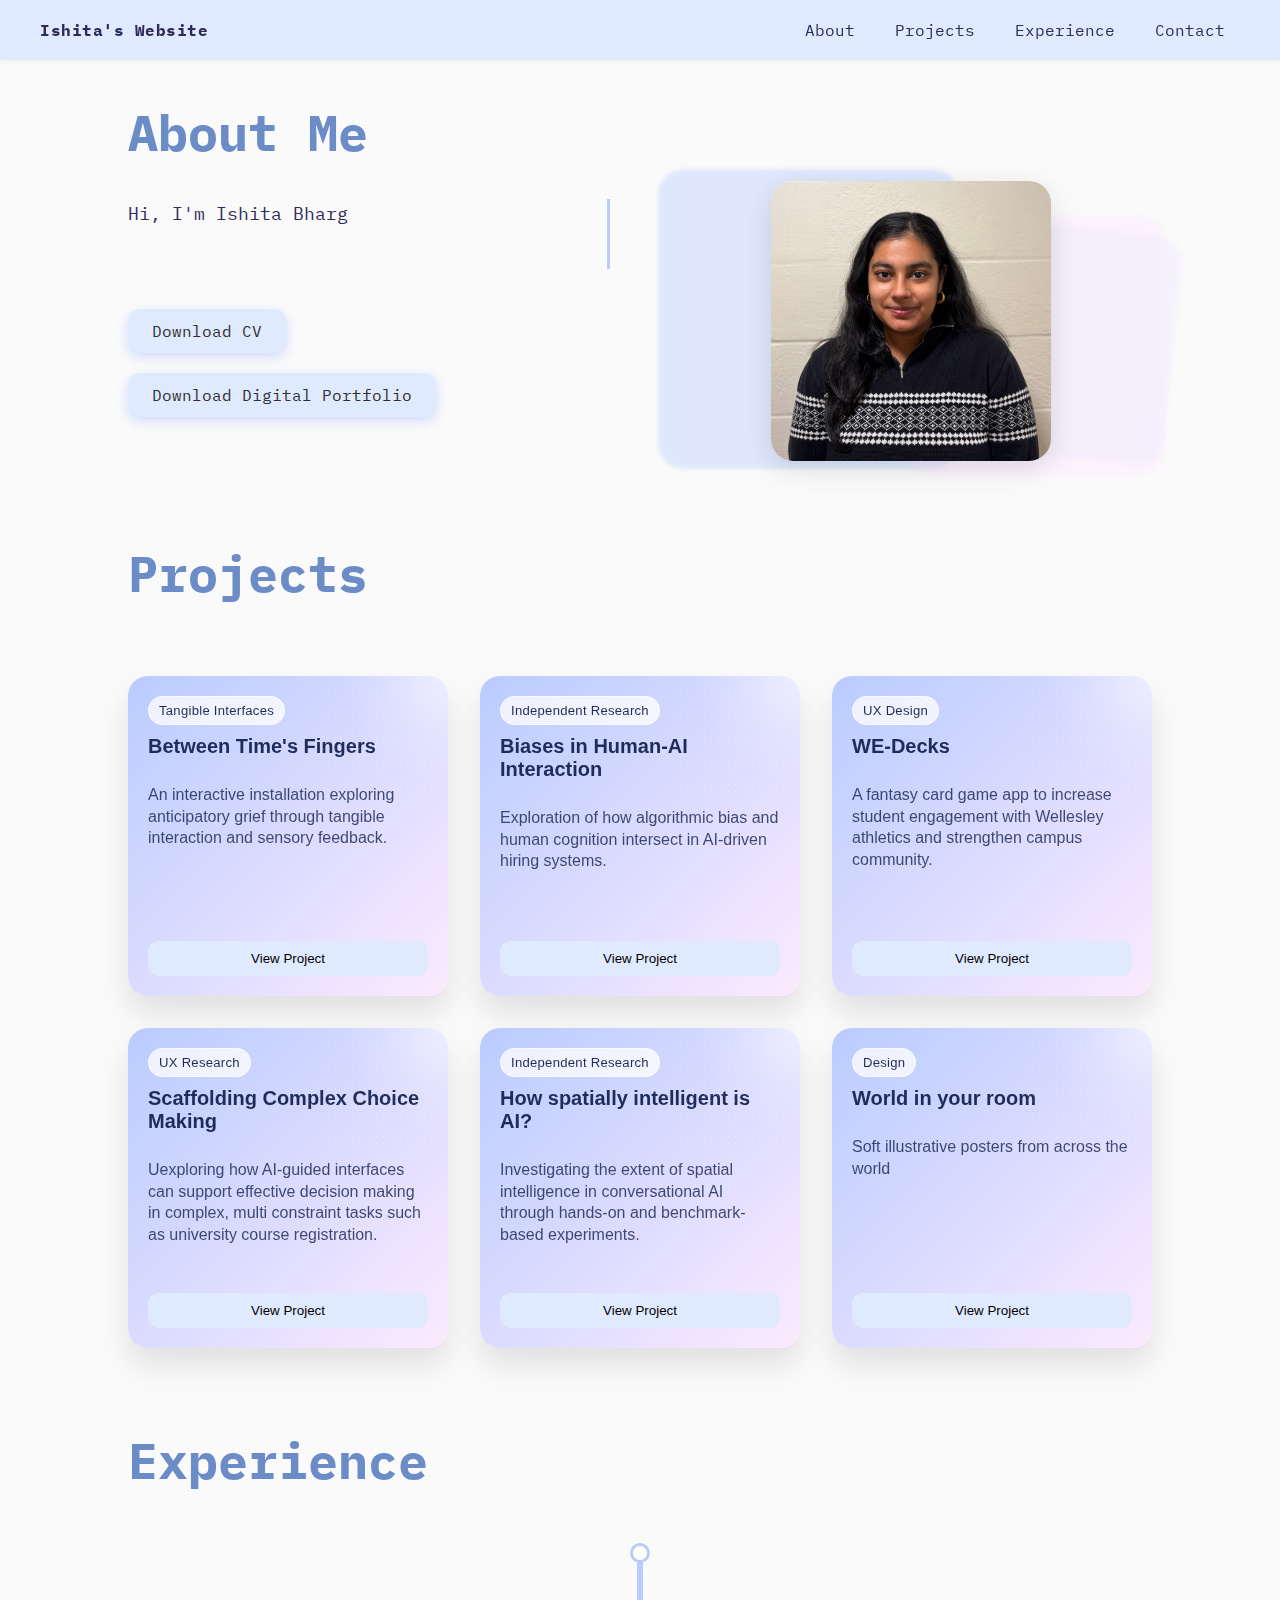
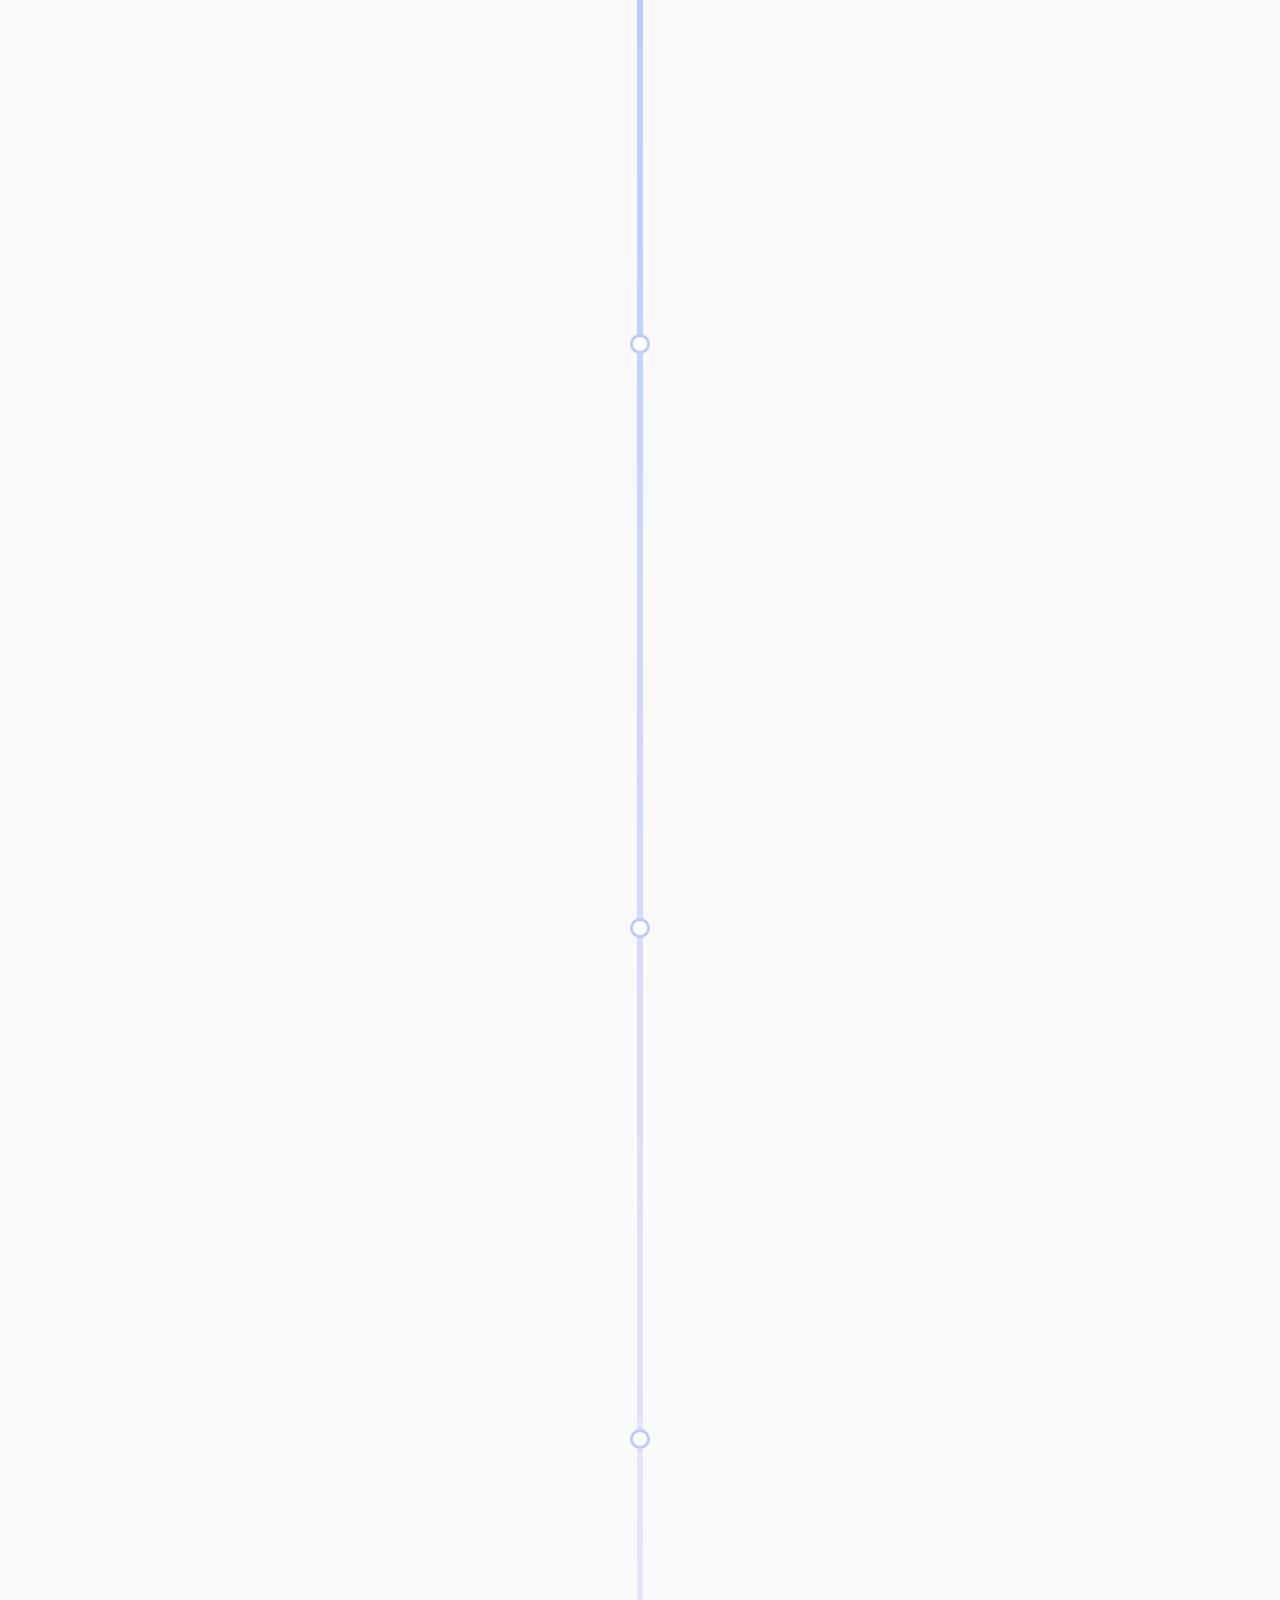
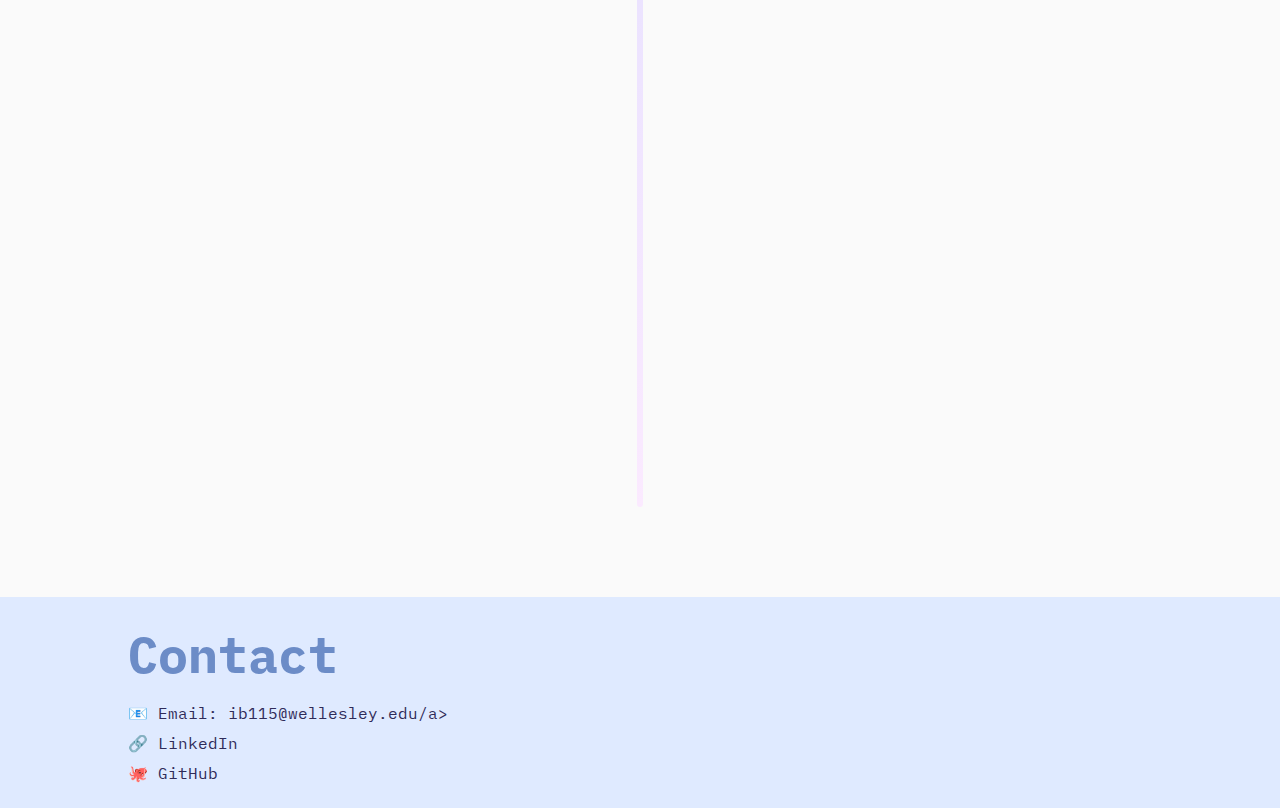
<file: index.html>
<!DOCTYPE html>
<html lang="en" class="no-js">
<head>
  <meta charset="UTF-8" />
  <meta name="viewport" content="width=device-width, initial-scale=1" />
  <title>Personal Website</title>
  <link href="https://fonts.googleapis.com/css2?family=IBM+Plex+Mono:wght@300;400;500;600&display=swap" rel="stylesheet">

  <link rel="stylesheet" href="style.css" />
</head>
<body>
  <header>
    <div class="logo">Ishita's Website</div>
    <nav>
      <a href="#about">About</a>
      <a href="#projects">Projects</a>
      <a href="#work">Experience</a>
      <a href="#contact">Contact</a>
    </nav>
  </header>

  <!-- ===== ABOUT ===== -->
  <section id="about">
    <h2>About Me</h2>
  
    <div class="about-wrapper">
      
      <div class="about-text">
        <p id="typing-text"
           data-text="Hi, I'm Ishita Bhargava! As an HCI Researcher, I work at the intersection of HCI, design, and AI to explore how intelligence can take expressive, material form."
           data-speed="40"></p>
  
           <a href="Ishita_PhD_Resume.pdf" download="Ishita_Bhargava.pdf" class="cv-btn">Download CV</a>
           <a href="Digital_Portfolio.pdf" download="Ishita_Bhargava.pdf" class="cv-btn">Download Digital Portfolio</a>
      </div>
  
      <div class="about-photo">
        <div class="photo-bg-layer layer1"></div>
        <div class="photo-bg-layer layer2"></div>
        <div class="photo-bg-layer layer3"></div>
        <img src="pp_2.png" class="about-img">
      </div>
  
    </div>
  </section>

  <!-- <section id="about">
    <h2>About Me</h2>
    <div class="about-wrapper">
      <div class="about-text">
        <p id="typing-text">
        </p>
        <a href="Ishita_PhD_Resume.pdf" download="Ishita_Bhargava.pdf" class="cv-btn">Download CV</a>
      </div>

      <div class="about-photo">
        <div class="photo-bg-layer layer1"></div>
        <div class="photo-bg-layer layer2"></div>
        <div class="photo-bg-layer layer3"></div>
        <img src="pp_2.png" alt="Profile Photo" class="about-img" />
      </div>
    </div>
  </section> -->

  <!-- ===== PROJECTS ===== -->
  <section id="projects">
    <h2>Projects</h2>
    <div class="card-grid">

      <!-- CARD TEMPLATE FOR ALL 6 -->

      <div class="card" data-tilt>
        <div class="card-inner">
          <div class="card-front">
            <div class="card-content">
              <div class="chip">Tangible Interfaces</div>
              <div class="title">Between Time's Fingers</div>
              <p class="desc">An interactive installation exploring anticipatory grief through tangible interaction and sensory feedback.</p>
              <button class="card-btn flip-btn">View Project</button>
            </div>
          </div>
          <div class="card-back">
            <a href="https://www.overleaf.com/read/gjhpbtgyfrsz#e70c3b" target="_blank" class="back-link">Link to paper</a>
          </div>
        </div>
      </div>

      <div class="card" data-tilt>
        <div class="card-inner">
          <div class="card-front">
            <div class="card-content">
              <div class="chip">Independent Research</div>
              <div class="title">Biases in Human-AI Interaction</div>
              <p class="desc"> Exploration of how algorithmic bias and human cognition intersect in AI-driven hiring systems.</p>
              <button class="card-btn flip-btn">View Project</button>
            </div>
          </div>
          <div class="card-back">
            <a href="https://www.overleaf.com/read/cbcvbnvvnrpg#87621f" target="_blank" class="back-link">Click me!</a>
          </div>
        </div>
      </div>

      <!-- Duplicate structure and change chip/title/desc as needed -->
      <div class="card" data-tilt>
        <div class="card-inner">
          <div class="card-front">
            <div class="card-content">
              <div class="chip">UX Design</div>
              <div class="title">WE-Decks</div>
              <p class="desc">A fantasy card game app to increase student engagement with Wellesley athletics and strengthen campus community.
              </p>
              <button class="card-btn flip-btn">View Project</button>
            </div>
          </div>
          <div class="card-back">
            <a href="https://www.behance.net/gallery/225791877/We-Decks" target="_blank" class="back-link">Visit Behance</a>
          </div>
        </div>
      </div>

      <div class="card" data-tilt>
        <div class="card-inner">
          <div class="card-front">
            <div class="card-content">
              <div class="chip">UX Research</div>
              <div class="title">Scaffolding Complex Choice Making </div>
              <p class="desc">Uexploring how AI-guided interfaces can support effective decision making in complex, multi constraint tasks such as university course registration.</p>
              <button class="card-btn flip-btn">View Project</button>
            </div>
          </div>
          <div class="card-back">
            <a href="https://chatgpt.com/g/g-6916af307dac81919639ff86165df645-wc-bot" target="_blank" class="back-link">Check it out!</a>
          </div>
        </div>             
      </div>

      <div class="card" data-tilt>
        <div class="card-inner">
          <div class="card-front">
            <div class="card-content">
              <div class="chip">Independent Research</div>
              <div class="title">How spatially intelligent is AI?</div>
              <p class="desc">Investigating the extent of spatial intelligence in conversational AI through hands-on and benchmark-based experiments.
              </p>
              <button class="card-btn flip-btn">View Project</button>
            </div>
          </div>
          <div class="card-back">
            <a href="https://docs.google.com/spreadsheets/d/1MpKw0XGXyhMwlfaS2NTnHfd2CyL-yOxKIrDht1hlncU/edit?usp=sharing" target="_blank" class="back-link">See Results</a>
          </div>
        </div>
      </div>

      <div class="card" data-tilt>
        <div class="card-inner">
          <div class="card-front">
            <div class="card-content">
              <div class="chip">Design</div>
              <div class="title">World in your room</div>
              <p class="desc">Soft illustrative posters from across the world</p>
              <button class="card-btn flip-btn">View Project</button>
            </div>
          </div>
          <div class="card-back">
            <a href="https://www.behance.net/gallery/225793403/World-in-your-room" target="_blank" class="back-link">Visit Behance</a>
          </div>
        </div>
      </div>

    </div>
  </section>

  <!-- ===== EXPERIENCE ===== -->
  <section id="work">
    <h2>Experience</h2>

    <div class="timeline">
      <div class="center-line"></div>

      <div class="t-entry left">
        <div class="t-dot"></div>
        <div class="t-card">
          <div class="t-icon">🎓</div>
          <h3>Teaching Assistant - Wellesley CS Department</h3>
          <div class="card-text">
            <p class="time">2024-Present</p>
          <p>Tutored students enrolled in CS 200 - Object Oriented Programming: Java Studio, CS 220 - Human Computer Interaction, CS 320 - Tangible User Interfaces </p>
          </div>
        </div>
      </div>

      <div class="t-entry right">
        <div class="t-dot"></div>
        <div class="t-card">
          <div class="t-icon">💻</div>
          <h3>Undergraduate Research Intern - MIT Media Lab</h3>
          <div class="card-text2">
            <p class="time">June 2025 - August 2025</p>
            <ul>
              <li>Conducted comprehensive testing and debugging of gameplay functions to deliver a fully functional, competition ready Zero Robotics International Space Station (ISS) simulation environment</li>
              <li>Collaborated with NASA and the Space Enabled Group to integrate real-world robotics programming into the student competition platform</li>
              <li>Provided ongoing technical support to participating teams through weekly online forums, ensuring timely issue resolution</li>
            </ul>
          </div>
        </div>
      </div>

      <div class="t-entry left">
        <div class="t-dot"></div>
        <div class="t-card">
          <div class="t-icon">🎮</div>
          <h3>Game Development Intern - Alterea Inc.</h3>
          <div class="card-text">
            <p class="time">Summer 2025</p>
            <ul>
              <li>Built a student-facing reporting system providing detailed performance insights to enhance learning outcomes track engagement</li>
              <li>Designed and developed an interactive, filterable dashboard to display real-time, question-level gameplay data for students across Conversation, Research, and Analysis game modules</li>
            </ul>
          </div>
        </div>
      </div>

      <div class="t-entry right">
        <div class="t-dot"></div>
        <div class="t-card">
          <div class="t-icon">📚</div>
          <h3>Summer Research Intern - Wellesley College</h3>
          <div class="card-text2">
            <p class="time">May 2024-July 2024</p>
            <ul>
              <li>Designed a new Computer Science course – “CS200 Object Oriented Programming: Java Studio” – set to be taught by the College in Spring 2025 to bridge the gap between the Introductory Computer Science course and Data Structures course</li>
              <li>Developed several iterations of course schedules and composed a list of concepts to be covered during the course. Programmed in-class assignments and problem-sets to assess the grasp of concepts and solidify learning</li>
              <li>Interacted with senior faculty members and students who successfully completed the introductory course on a weekly basis to understand the relevance of the course within the larger CS major. </li>
            </ul>
          </div>
        </div>
      </div>

      
    </div>
  </section>

  <!-- ===== CONTACT ===== -->
  <section id="contact">
    <h2>Contact</h2>
    <div class="contact-list">
      <a href="mailto:your.email@example.com">📧 Email: ib115@wellesley.edu/a>
      <a href="https://www.linkedin.com/in/-ishita-bhargava" target="_blank">🔗 LinkedIn</a>
      <a href="https://github.com/ishi326" target="_blank">🐙 GitHub</a>
    </div>
  </section>

  <script src="script.js"></script>
</body>
</html>
</file>
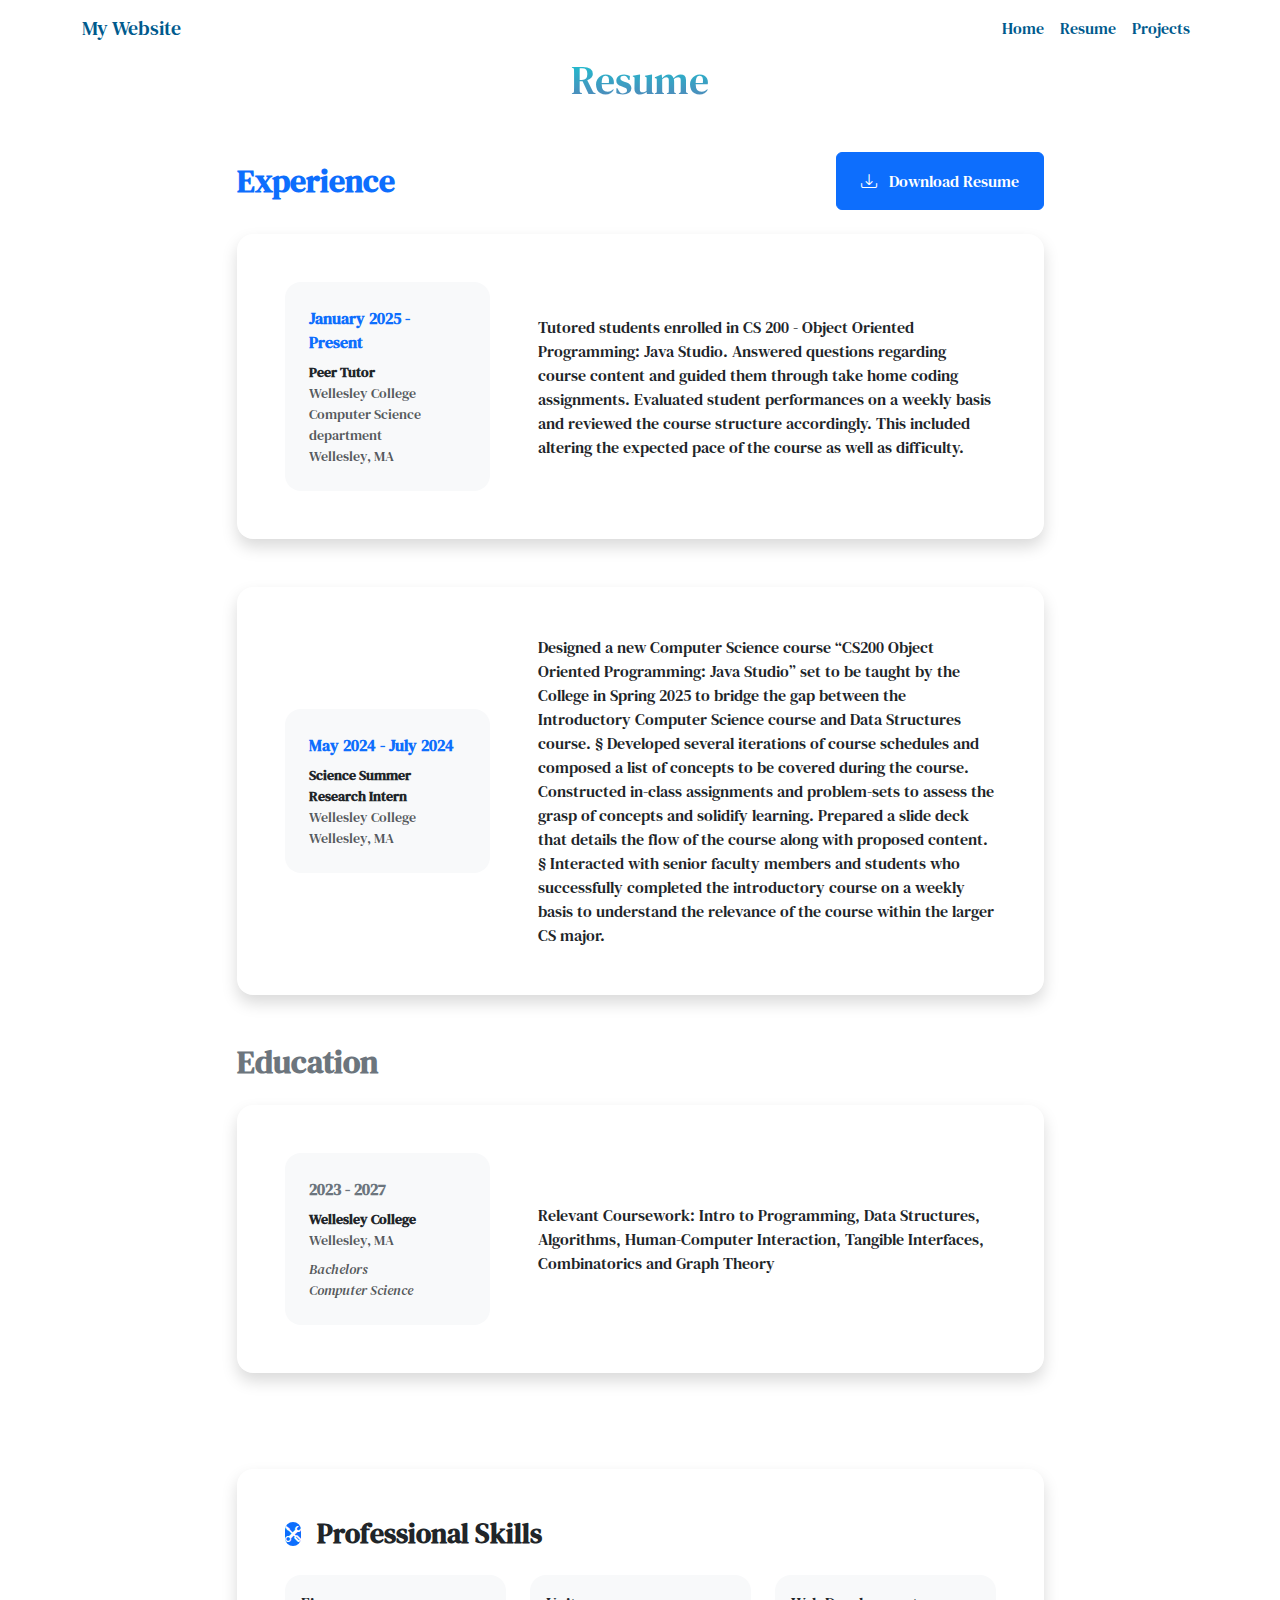
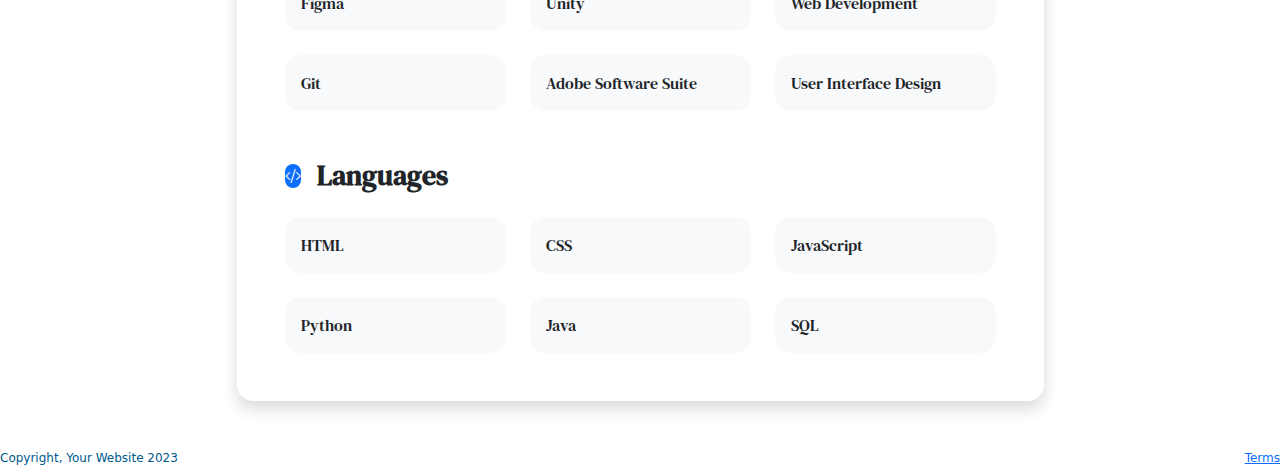
<file: resume.html>
<!DOCTYPE html>
<html lang="en">
    <head>
        <title>CS220 Personal portfolio</title>
        <link href="styles.css" rel="stylesheet"/>
        <link href="https://fonts.googleapis.com/css2?family=DM+Serif+Text:ital@0;1&family=Inter+Tight:wght@100..900&display=swap" rel="stylesheet">
        <link href="https://cdn.jsdelivr.net/npm/bootstrap@5.3.3/dist/css/bootstrap.min.css" rel="stylesheet" integrity="sha384-QWTKZyjpPEjISv5WaRU9OFeRpok6YctnYmDr5pNlyT2bRjXh0JMhjY6hW+ALEwIH" crossorigin="anonymous">
        <link href="https://cdn.jsdelivr.net/npm/bootstrap-icons@1.8.1/font/bootstrap-icons.css" rel="stylesheet" />
    </head>

    <body>
        <main>
            <!-- Navigation -->
            <nav class="navbar navbar-expand-lg navbar-light">
                <div class="container">
                    <a class="navbar-brand" href="index.html">My Website</a>
                    <button class="navbar-toggler" type="button" data-bs-toggle="collapse" data-bs-target="#navbarSupportedContent" aria-controls="navbarSupportedContent" aria-expanded="false" aria-label="Toggle navigation"><span class="navbar-toggler-icon"></span></button>
                    <div class="collapse navbar-collapse" id="navbarSupportedContent">
                        <ul class="navbar-nav ms-auto mb-2 mb-lg-0">
                            <li class="nav-item"><a class="nav-link" href="index.html">Home</a></li>
                            <li class="nav-item"><a class="nav-link" href="resume.html">Resume</a></li>
                            <li class="nav-item"><a class="nav-link" href="projects.html">Projects</a></li>
                        </ul>
                    </div>
                </div>
            </nav>
            
            <!-- Page Content-->
            <div class="container">
                <div class="container">
                    <div class="text-center mb-5">
                        <h1><span class="subtitle">Resume</span></h1>
                    </div>
                    
                <div class="row gx-5 justify-content-center">
                    <div class="col-lg-11 col-xl-9 col-xxl-8">
                        <!-- Experience Section-->
                        <section>
                            <div class="d-flex align-items-center justify-content-between mb-4">
                                <h2 class="text-primary fw-bolder mb-0">Experience</h2>
                                <!-- Download resume button-->
                                <!-- Note: Set the link href target to a PDF file within your project-->
                                <a class="btn btn-primary px-4 py-3" href="IshitaBhargavaResume.pdf">
                                    <div class="d-inline-block bi bi-download me-2"></div>
                                    Download Resume
                                </a>
                            </div>
                            <!-- Experience Card 1-->
                            <div class="card shadow border-0 rounded-4 mb-5">
                                <div class="card-body p-5">
                                    <div class="row align-items-center gx-5">
                                        <div class="col text-center text-lg-start mb-4 mb-lg-0">
                                            <div class="bg-light p-4 rounded-4">
                                                <div class="text-primary fw-bolder mb-2">January 2025 - Present</div>
                                                <div class="small fw-bolder">Peer Tutor</div>
                                                <div class="small text-muted">Wellesley College Computer Science department</div>
                                                <div class="small text-muted">Wellesley, MA</div>
                                            </div>
                                        </div>
                                        <div class="col-lg-8"><div>Tutored students enrolled in CS 200 - Object Oriented Programming: Java Studio. Answered questions regarding course content and guided them through take home coding assignments. Evaluated student performances on a weekly basis and reviewed the course structure accordingly. This included altering the expected pace of the course as well as difficulty.</div></div>
                                    </div>
                                </div>
                            </div>
                            <!-- Experience Card 2-->
                            <div class="card shadow border-0 rounded-4 mb-5">
                                <div class="card-body p-5">
                                    <div class="row align-items-center gx-5">
                                        <div class="col text-center text-lg-start mb-4 mb-lg-0">
                                            <div class="bg-light p-4 rounded-4">
                                                <div class="text-primary fw-bolder mb-2">May 2024 - July 2024</div>
                                                <div class="small fw-bolder">Science Summer Research Intern</div>
                                                <div class="small text-muted">Wellesley College</div>
                                                <div class="small text-muted">Wellesley, MA</div>
                                            </div>
                                        </div>
                                        <div class="col-lg-8"><div>Designed a new Computer Science course  “CS200 Object Oriented Programming: Java Studio” set to be taught by the
                                            College in Spring 2025 to bridge the gap between the Introductory Computer Science course and Data Structures course.
                                            § Developed several iterations of course schedules and composed a list of concepts to be covered during the course. Constructed
                                            in-class assignments and problem-sets to assess the grasp of concepts and solidify learning. Prepared a slide deck that details the
                                            flow of the course along with proposed content.
                                            § Interacted with senior faculty members and students who successfully completed the introductory course on a weekly basis to
                                            understand the relevance of the course within the larger CS major.</div></div>
                                    </div>
                                </div>
                            </div>
                        </section>
                        <!-- Education Section-->
                        <section>
                            <h2 class="text-secondary fw-bolder mb-4">Education</h2>
                            <!-- Education Card 1-->
                            <div class="card shadow border-0 rounded-4 mb-5">
                                <div class="card-body p-5">
                                    <div class="row align-items-center gx-5">
                                        <div class="col text-center text-lg-start mb-4 mb-lg-0">
                                            <div class="bg-light p-4 rounded-4">
                                                <div class="text-secondary fw-bolder mb-2">2023 - 2027</div>
                                                <div class="mb-2">
                                                    <div class="small fw-bolder">Wellesley College</div>
                                                    <div class="small text-muted">Wellesley, MA</div>
                                                </div>
                                                <div class="fst-italic">
                                                    <div class="small text-muted">Bachelors</div>
                                                    <div class="small text-muted">Computer Science</div>
                                                </div>
                                            </div>
                                        </div>
                                        <div class="col-lg-8"><div>Relevant Coursework: Intro to Programming, Data Structures, Algorithms, Human-Computer Interaction, Tangible Interfaces, Combinatorics and Graph Theory</div></div>
                                    </div>
                                </div>
                            </div>
                        </section>
                        <!-- Divider-->
                        <div class="pb-5"></div>
                        <!-- Skills Section-->
                        <section>
                            <!-- Skillset Card-->
                            <div class="card shadow border-0 rounded-4 mb-5">
                                <div class="card-body p-5">
                                    <!-- Professional skills list-->
                                    <div class="mb-5">
                                        <div class="d-flex align-items-center mb-4">
                                            <div class="feature bg-primary bg-gradient-primary-to-secondary text-white rounded-3 me-3"><i class="bi bi-tools"></i></div>
                                            <h3 class="fw-bolder mb-0"><span class="text-gradient d-inline">Professional Skills</span></h3>
                                        </div>
                                        <div class="row row-cols-1 row-cols-md-3 mb-4">
                                            <div class="col mb-4 mb-md-0"><div class="d-flex align-items-center bg-light rounded-4 p-3 h-100">Figma</div></div>
                                            <div class="col mb-4 mb-md-0"><div class="d-flex align-items-center bg-light rounded-4 p-3 h-100">Unity</div></div>
                                            <div class="col"><div class="d-flex align-items-center bg-light rounded-4 p-3 h-100">Web Development</div></div>
                                        </div>
                                        <div class="row row-cols-1 row-cols-md-3">
                                            <div class="col mb-4 mb-md-0"><div class="d-flex align-items-center bg-light rounded-4 p-3 h-100">Git</div></div>
                                            <div class="col mb-4 mb-md-0"><div class="d-flex align-items-center bg-light rounded-4 p-3 h-100">Adobe Software Suite</div></div>
                                            <div class="col"><div class="d-flex align-items-center bg-light rounded-4 p-3 h-100">User Interface Design</div></div>
                                        </div>
                                    </div>
                                    <!-- Languages list-->
                                    <div class="mb-0">
                                        <div class="d-flex align-items-center mb-4">
                                            <div class="feature bg-primary bg-gradient-primary-to-secondary text-white rounded-3 me-3"><i class="bi bi-code-slash"></i></div>
                                            <h3 class="fw-bolder mb-0"><span class="text-gradient d-inline">Languages</span></h3>
                                        </div>
                                        <div class="row row-cols-1 row-cols-md-3 mb-4">
                                            <div class="col mb-4 mb-md-0"><div class="d-flex align-items-center bg-light rounded-4 p-3 h-100">HTML</div></div>
                                            <div class="col mb-4 mb-md-0"><div class="d-flex align-items-center bg-light rounded-4 p-3 h-100">CSS</div></div>
                                            <div class="col"><div class="d-flex align-items-center bg-light rounded-4 p-3 h-100">JavaScript</div></div>
                                        </div>
                                        <div class="row row-cols-1 row-cols-md-3">
                                            <div class="col mb-4 mb-md-0"><div class="d-flex align-items-center bg-light rounded-4 p-3 h-100">Python</div></div>
                                            <div class="col mb-4 mb-md-0"><div class="d-flex align-items-center bg-light rounded-4 p-3 h-100">Java</div></div>
                                            <div class="col"><div class="d-flex align-items-center bg-light rounded-4 p-3 h-100">SQL</div></div>
                                        </div>
                                    </div>
                                </div>
                            </div>
                        </section>
                    </div>
                </div>
            </div>
        </main>
        <!-- Footer-->
        <footer>
            <div class="row align-items-center justify-content-between">
                <div class="col-auto">
                    <div>Copyright, Your Website 2023</div>
                </div>
                <div class="col-auto">
                    <a href="#">Terms</a>
                </div>
            </div>
        </footer>
        <!-- Bootstrap core JS-->
        <script src="https://cdn.jsdelivr.net/npm/bootstrap@5.2.3/dist/js/bootstrap.bundle.min.js"></script>
    </body>
</html>
</file>
<file: style.css>
/* ========= Root + Base ========= */
:root{
    --pastel-blue:#dfeaff;
    --pastel-blue-2:#b9ccff;
    --pastel-lilac:#f0e8ff;
    --pastel-pink:#fbeaff;
    --ink:#2f3542;
    --heading:#6c8cc7;
  }
  
  *{box-sizing:border-box}
  html,body{margin:0}
  body{
    font-family: 'IBM Plex Mono', monospace;
    background:#fafafa;
    color:var(--ink);
    -webkit-font-smoothing:antialiased;
    text-rendering:optimizeLegibility;
  }
  
  /* ========= Header ========= */
  header{
    padding:20px 40px; background:var(--pastel-blue);
    position:sticky; top:0; z-index:10;
    display:flex; justify-content:space-between; align-items:center;
    box-shadow:0 2px 6px rgba(0,0,0,.05);
  }
  .logo{font-weight:800; letter-spacing:.5px; color:#2f2b59}
  nav a{margin:0 15px; text-decoration:none; color:#2f2b59; font-weight:400}
  
  /* ========= Sections / Headings ========= */
  section{padding:40px 10%}
  h2{font-size:50px; color:var(--heading); margin:0 0 16px}
  
  /* ========= ABOUT ========= */
  /* ===== FIXED ABOUT SECTION LAYOUT ===== */
.about-wrapper {
    display: flex;
    align-items: flex-start;    /* prevents weird vertical centering */
    justify-content: space-between;
    gap: 60px;
  }
  
  .about-text {
    flex: 1;
    display: flex;
    flex-direction: column;
    justify-content: flex-start;
  }
  
  /* ===== FIXED TYPING EFFECT ===== */
  #typing-text {
    display: block;
    max-width: 600px;
    min-height: 70px;                /* prevents collapsing */
    margin-bottom: 20px;
    font-size: 1.15rem;
    line-height: 1.6;
    color: #2f2b59;
  
    white-space: normal;             /* ensures wrapping */
    overflow-wrap: break-word;
  
    border-right: 3px solid var(--pastel-blue-2);
    padding-right: 6px;
    animation: cursorBlink .7s step-end infinite;
  }
  
  @keyframes cursorBlink {
    50% { border-color: transparent; }
  }
  
  /* (your existing about-img, layers, floatLayer, cv-btn styles stay as they are) */
  
  /*.about-wrapper{display:flex; align-items:center; gap:60px}*/
  /*.about-text{flex:1; font-size:25px; line-height:1.6}*/
  .about-photo{flex:1; display:flex; justify-content:center; position:relative; z-index:0}
  
  .about-img{
    width:280px; height:280px; object-fit:cover; border-radius:22px;
    box-shadow:0 8px 28px rgba(0,0,0,.12); position:relative; z-index:3; background:#fff;
  }
  
  .photo-bg-layer{
    position:absolute; border-radius:26px; filter:blur(2px); opacity:.4; z-index:1;
    animation:floatLayer 8s ease-in-out infinite;
  }
  .layer1{width:300px; height:300px; background:var(--pastel-blue-2); top:-12px; left:-12px;}
  .layer2{width:260px; height:260px; background:var(--pastel-pink); bottom:-14px; right:-14px;}
  .layer3{width:320px; height:230px; background:var(--pastel-lilac); top:40px; right:-22px; transform:rotate(6deg);}
  
  @keyframes floatLayer{
    0%{transform:translateY(0) scale(1)}
    50%{transform:translateY(-14px) scale(1.03)}
    100%{transform:translateY(0) scale(1)}
  }
  
  .cv-btn{
    display: inline-block;
    width: fit-content;
    margin-top: 20px;
    padding: 12px 24px;
    color: #2f2f2f;
    border-radius: 12px;
    text-decoration: none;
    font-weight: 400;
    background: var(--pastel-blue);
    box-shadow: 0 4px 12px rgba(150,170,255,.4);
    transition: background .25s ease, transform .25s ease;
  }
  .cv-btn:hover{background:var(--pastel-blue-2); transform:translateY(-3px)}
  .cv-btn:active{background:#5a78ff !important; transform:translateY(2px)}
  
  /* ========= PROJECTS (Tilt + Flip) ========= */
  .card-grid{
    margin-top: 70px;
    display: grid;
    grid-template-columns: repeat(3, minmax(260px, 1fr)); /* 3 cards per row */
    gap: 32px;
    perspective: 1200px;
  }
  .card{
    --rx:0deg; --ry:0deg;
    height:320px; border-radius:20px; position:relative; overflow:hidden;
    transform-style:preserve-3d;
    transform:rotateX(var(--rx)) rotateY(var(--ry));
    transition:transform .35s cubic-bezier(.2,.8,.2,1), box-shadow .3s ease;
    background:linear-gradient(135deg, var(--pastel-blue-2), var(--pastel-pink));
    box-shadow:0 18px 30px rgba(0,0,0,.1);
    isolation:isolate;
  }
  .card:hover{box-shadow:0 30px 50px rgba(80,100,160,.3); transform:scale(1.03) rotateX(var(--rx)) rotateY(var(--ry))}
  .card::before{
    content:""; position:absolute; inset:-40% -40% auto auto; width:80%; height:80%;
    background:radial-gradient(circle at var(--glx,50%) var(--gly,50%), rgba(255,255,255,.55), rgba(255,255,255,.15) 35%, rgba(255,255,255,0) 60%);
    mix-blend-mode:screen; pointer-events:none; transition:opacity .2s ease;
  }
  .card::after{
    content:""; position:absolute; inset:-40% -40% auto auto; width:80%; height:80%;
    background-image:radial-gradient(rgba(255,255,255,.6) 1px, transparent 1px);
    background-size:6px 6px; opacity:.15;
  }

  .project-desc{position:absolute; bottom:0; left:0; width:100%; padding:30px 30px;font-size:1rem; font-weight:500; backdrop-filter:blur(6px); box-sizing:border-box}
  
  .card-inner{position:absolute; inset:0; transform-style:preserve-3d; transition:transform .6s ease}
  .card-front,.card-back{position:absolute; inset:0; border-radius:inherit; backface-visibility:hidden}
  .card-front{transform:rotateY(0)}
  .card-back{transform:rotateY(180deg); display:flex; align-items:center; justify-content:center; background:#fff;}
  .card-inner.flipped{transform:rotateY(180deg)}
  
  .card-content{position:absolute; inset:0; display:flex; flex-direction:column; padding:20px; gap:10px; color:#1f2b59; transform:translateZ(40px)}
  .chip{
    align-self:flex-start; padding:6px 10px; border-radius:999px; font-size:.82rem; font-weight:400; letter-spacing:.02em;
    background:rgba(255,255,255,.75); backdrop-filter:blur(6px); border:1px solid rgba(255,255,255,.6);
    transform:translateZ(55px)
  }
  .title{font-size:1.25rem; font-weight:800; transform:translateZ(50px)}
  .desc{opacity:.85; line-height:1.35; transform:translateZ(45px)}
  .card-btn{
    margin-top:auto; padding:10px 18px; border-radius:10px; border:none; background:var(--pastel-blue);
    font-weight:400; cursor:pointer; transition:.2s; transform:translateZ(60px)
  }
  .card-btn:hover{background:var(--pastel-blue-2); box-shadow:0 4px 14px rgba(150,170,255,.4); transform:translateZ(70px) scale(1.05)}
  .back-link{
    color:#2f2b59; text-decoration:none; border:2px solid var(--pastel-blue-2); padding:12px 20px; border-radius:12px; background:var(--pastel-blue); font-weight:400
  }
  
/* ========= EXPERIENCE: Alternating Timeline (Improved Spacing + Bigger Cards) ========= */

.card-text{
    font-size:1rem; line-height:1.5; color:#6c8cc7;
  }

.card-text2{
    font-size:1rem; line-height:1.5; color:#520c61;
  }

.timeline {
    position: relative;
    width: 100%;
    margin-top: 40px;
  }
  
  .center-line {
    position: absolute;
    left: 50%;
    top: 0;
    bottom: 0;
    width: 6px;
    transform: translateX(-50%);
    background: linear-gradient(var(--pastel-blue-2), var(--pastel-pink));
    border-radius: 4px;
  }
  
  .t-entry {
    position: relative;
    width: 100%;
    margin: 50px 0;
    display: flex;
    align-items: flex-start;
  }
  
  /* 🔥 Bring cards MUCH closer to the center */
  .t-entry.left {
    justify-content: flex-end;
    padding-right: 25%;
  }
  
  .t-entry.right {
    justify-content: flex-start;
    padding-left: 25%;
  }
  
  .t-dot {
    position: absolute;
    left: 50%;
    transform: translateX(-50%);
    width: 20px;
    height: 20px;
    background: #fff;
    border: 3px solid var(--pastel-blue-2);
    border-radius: 50%;
    z-index: 1;
  }
  
  /* Strong pop hover for EXPERIENCE timeline cards */
.t-card{
    transform: translateY(0) scale(1);
    transition: transform 0.25s ease, box-shadow 0.25s ease;
  }
  
  /* Keep scroll-in just as a fade-in, not vertical move */
  .t-entry.inview .t-card{
    opacity: 1;
    transform: translateY(0);
  }
  
  /* POP EFFECT */
  
  
  /* 🔥 Bigger, more visually prominent cards */
  .t-card {
    background: rgba(255, 255, 255, 0.55);
    backdrop-filter: blur(14px);
    border-radius: 28px;
    padding: 32px 40px;
    max-width: 420px;
    border: 1px solid rgba(255, 255, 255, .35);
    box-shadow: 0 18px 40px rgba(0, 0, 0, 0.12);
    /*transition: transform .28s ease, box-shadow .28s ease; */
    opacity: 0;
    /*transform: translateY(30px);*/
    position: relative;
    z-index: 2;
    /* transform: translateY(0) scale(1);
    transition: transform 0.25s ease, box-shadow 0.25s ease; */
    box-shadow: 0 8px 16px rgba(0,0,0,0.08);
    cursor: pointer;
  }
  
  .t-entry.inview .t-card {
    opacity: 1;
    transform: translateY(0);
    transition: opacity .7s ease, transform .7s ease;
  }
  
  /* 🔥 Stronger hover pop effect */
  .t-card:hover{
    transform: translateY(-14px) scale(1.10);
    box-shadow: 0 28px 60px rgba(0,0,0,0.28);
  }
  
  /* Icon spacing */
  .t-icon {
    font-size: 2.2rem;
    margin-bottom: 12px;
  }
  
  /* ========= RESPONSIVE ========= */
  @media (max-width: 700px) {
    .center-line {
      left: 20px;
      transform: none;
    }
  
    .t-entry.left,
    .t-entry.right {
      padding: 0;
      justify-content: flex-start;
    }
  
    .t-card {
      margin-left: 40px;
      max-width: 85%;
    }
  
    .t-dot {
      left: 20px;
      transform: none;
    }
  }
  
  
  /* ========= CONTACT ========= */
  #contact{background:var(--pastel-blue); padding:25px 10%; border-radius:0; box-shadow:none}
  #contact h2{color:var(--heading)}
  .contact-list{display:flex; flex-direction:column; gap:10px; font-size:1rem}
  .contact-list a{color:#2f2b59; text-decoration:none; font-weight:400}
  
  /* ========= Responsive ========= */
  @media (max-width:900px){
    .about-wrapper{gap:30px}
  }
  @media (max-width:700px){
    .center-line{left:20px; transform:none}
    .t-entry.left,.t-entry.right{padding:0; justify-content:flex-start}
    .t-card{margin-left:40px; max-width:80%}
    .t-dot{left:20px; transform:none}
    .about-wrapper{flex-direction:column-reverse}
  }
  
  /* No-JS fallback */
  .no-js .t-card{opacity:1; transform:none}

.card *,
.t-card * {
  font-family: "Inter", "Segoe UI", Roboto, Helvetica, Arial, sans-serif !important;
}
</file>
<file: styles.css>
.body{
  font-family: "DM Serif Text", serif;
  font-weight: 100;
  font-style: normal;

}

.container{
  font-family: "DM Serif Text", serif;
  font-weight: 400;
  font-style: normal;
}

a.navbar-brand {
  color:  #005A8D
}

a.nav-link{
  color:  #005A8D
}

.tagline {
  text-transform: uppercase;
  color:  #fff;
  border-radius: 0.375rem;
  display: inline-block;
  padding: 5px;
  text-align: center;
  background: linear-gradient(#11cdd4, #5c7bb5);
}

.introduction {
  font-weight: 200;
}

.subtitle{
  background: linear-gradient(#11cdd4, #5c7bb5);
  -webkit-background-clip: text;
  -webkit-text-fill-color: transparent;
}

.profile {
  position: relative;
  height: 30vw;
  border-radius: 5vw;
  max-height: 40rem;
  max-width: 40rem;
  background: linear-gradient(#11cdd4, #5c7bb5);
}

.col-auto{
  color: #005A8D;
  font-size: 0.75rem;
  padding: 50px, 0;
}

.h2{
  color: #000
}

.we{
  text-align: left;
}

.img-fluid{
    border: 1px solid #ddd;
    border-radius: 10px;
    padding: 50px;
    width: 350px;
}

.we-img{
  padding: 50px;
  width: 350px;
  align-items: center;
}

.pics{
  align-items: center;
  padding-left: 200px;
}
</file>
